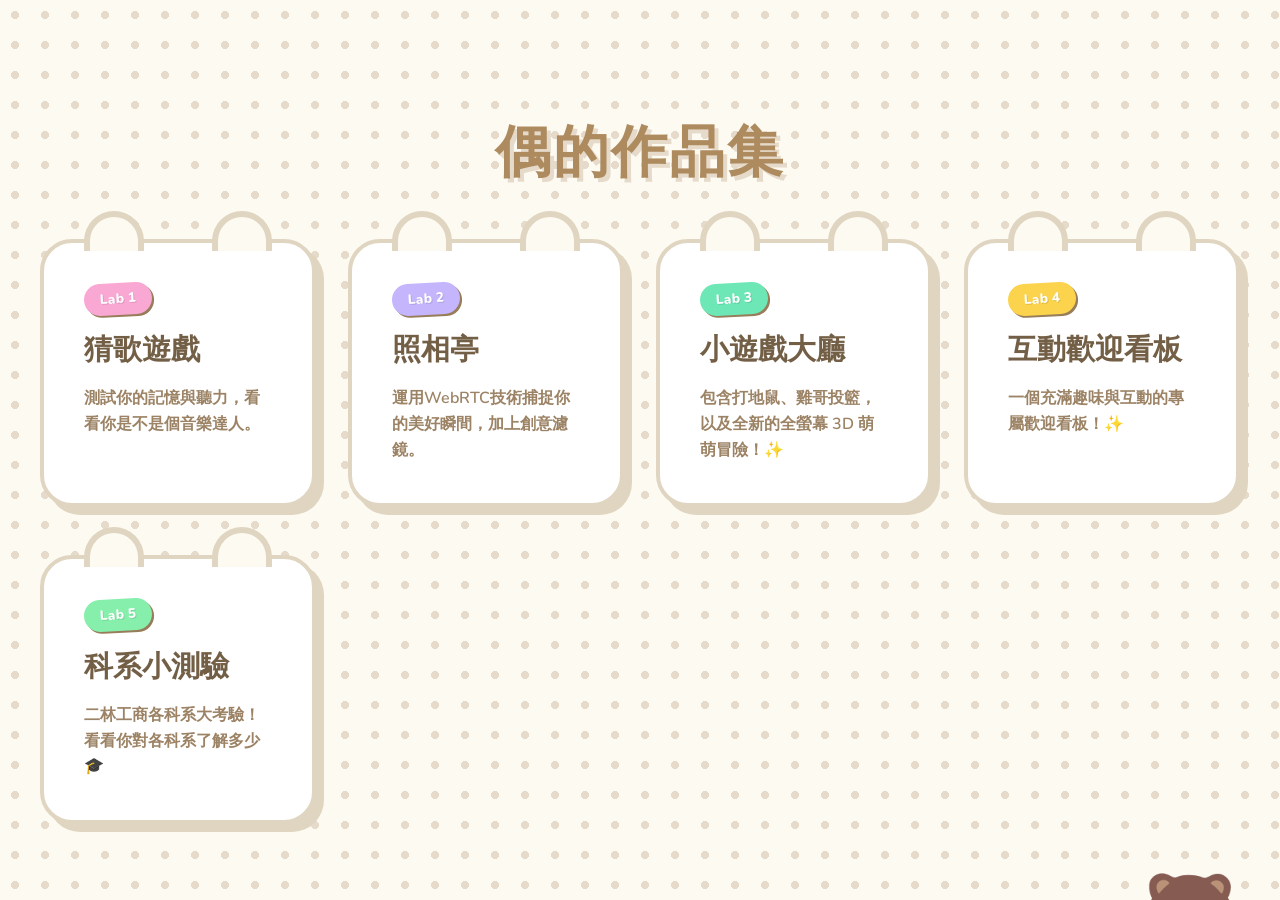
<file: index.html>
<!DOCTYPE html>
<html lang="zh-TW">

<head>
    <meta charset="UTF-8">
    <meta name="viewport" content="width=device-width, initial-scale=1.0">
    <title>偶的作品集</title>
    <link rel="stylesheet" href="style.css">
</head>

<body>
    <div class="container">
        <h1>偶的作品集</h1>
        <div class="grid">
            <a href="lab1/index.html" class="card">
                <span class="tag" style="background:#f9a8d4">Lab 1</span>
                <h2>猜歌遊戲</h2>
                <p>測試你的記憶與聽力，看看你是不是個音樂達人。</p>
            </a>
            <a href="lab2/index.html" class="card">
                <span class="tag" style="background:#c4b5fd">Lab 2</span>
                <h2>照相亭</h2>
                <p>運用WebRTC技術捕捉你的美好瞬間，加上創意濾鏡。</p>
            </a>
            <a href="lab3/index.html" class="card">
                <span class="tag" style="background:#6ee7b7">Lab 3</span>
                <h2>小遊戲大廳</h2>
                <p>包含打地鼠、雞哥投籃，以及全新的全螢幕 3D 萌萌冒險！✨</p>
            </a>
            <a href="lab4/index.html" class="card">
                <span class="tag" style="background:#fcd34d">Lab 4</span>
                <h2>互動歡迎看板</h2>
                <p>一個充滿趣味與互動的專屬歡迎看板！✨</p>
            </a>
            <a href="lab5/index.html" class="card">
                <span class="tag" style="background:#86efac">Lab 5</span>
                <h2>科系小測驗</h2>
                <p>二林工商各科系大考驗！看看你對各科系了解多少🎓</p>
            </a>
        </div>
    </div>
    <div class="peeking-bear" title="拉拉熊跟你問好！">🐻</div>
    <div class="bear-message">哈囉！來看偶的作品吧～ 🍯</div>
    <script>
        // Sound effect using Web Audio API
        const audioCtx = new (window.AudioContext || window.webkitAudioContext)();
        function playClickSound() {
            if (audioCtx.state === 'suspended') audioCtx.resume();

            const now = audioCtx.currentTime;

            // "Thock" part (low frequency resonance)
            const osc1 = audioCtx.createOscillator();
            const gain1 = audioCtx.createGain();
            osc1.type = 'triangle';
            osc1.frequency.setValueAtTime(120, now);
            osc1.frequency.exponentialRampToValueAtTime(80, now + 0.2); // Slight downward slide

            gain1.gain.setValueAtTime(0.15, now);
            gain1.gain.exponentialRampToValueAtTime(0.001, now + 0.25);
            osc1.connect(gain1);
            gain1.connect(audioCtx.destination);

            // "Click" part (transient)
            const osc2 = audioCtx.createOscillator();
            const gain2 = audioCtx.createGain();
            osc2.type = 'sine';
            osc2.frequency.setValueAtTime(900, now);

            gain2.gain.setValueAtTime(0.08, now);
            gain2.gain.exponentialRampToValueAtTime(0.001, now + 0.08);
            osc2.connect(gain2);
            gain2.connect(audioCtx.destination);

            osc1.start(now);
            osc1.stop(now + 0.25);
            osc2.start(now);
            osc2.stop(now + 0.08);
        }

        // Mouse trail effect
        let lastTime = 0;
        document.addEventListener('mousemove', (e) => {
            const now = Date.now();
            if (now - lastTime < 50) return; // Throttle to every 50ms
            lastTime = now;

            const sparkle = document.createElement('div');
            sparkle.className = 'mouse-trail';
            sparkle.style.left = e.pageX + 'px';
            sparkle.style.top = e.pageY + 'px';

            const size = Math.random() * 15 + 8;
            sparkle.style.width = size + 'px';
            sparkle.style.height = size + 'px';

            const emojis = ['✨', '⭐', '🐾', '🍯'];
            sparkle.innerText = emojis[Math.floor(Math.random() * emojis.length)];

            document.body.appendChild(sparkle);

            setTimeout(() => {
                sparkle.remove();
            }, 800);
        });

        // Add sound to cards
        document.querySelectorAll('.card').forEach(card => {
            card.addEventListener('click', () => {
                playClickSound();
            });
        });
    </script>
</body>

</html>
</file>
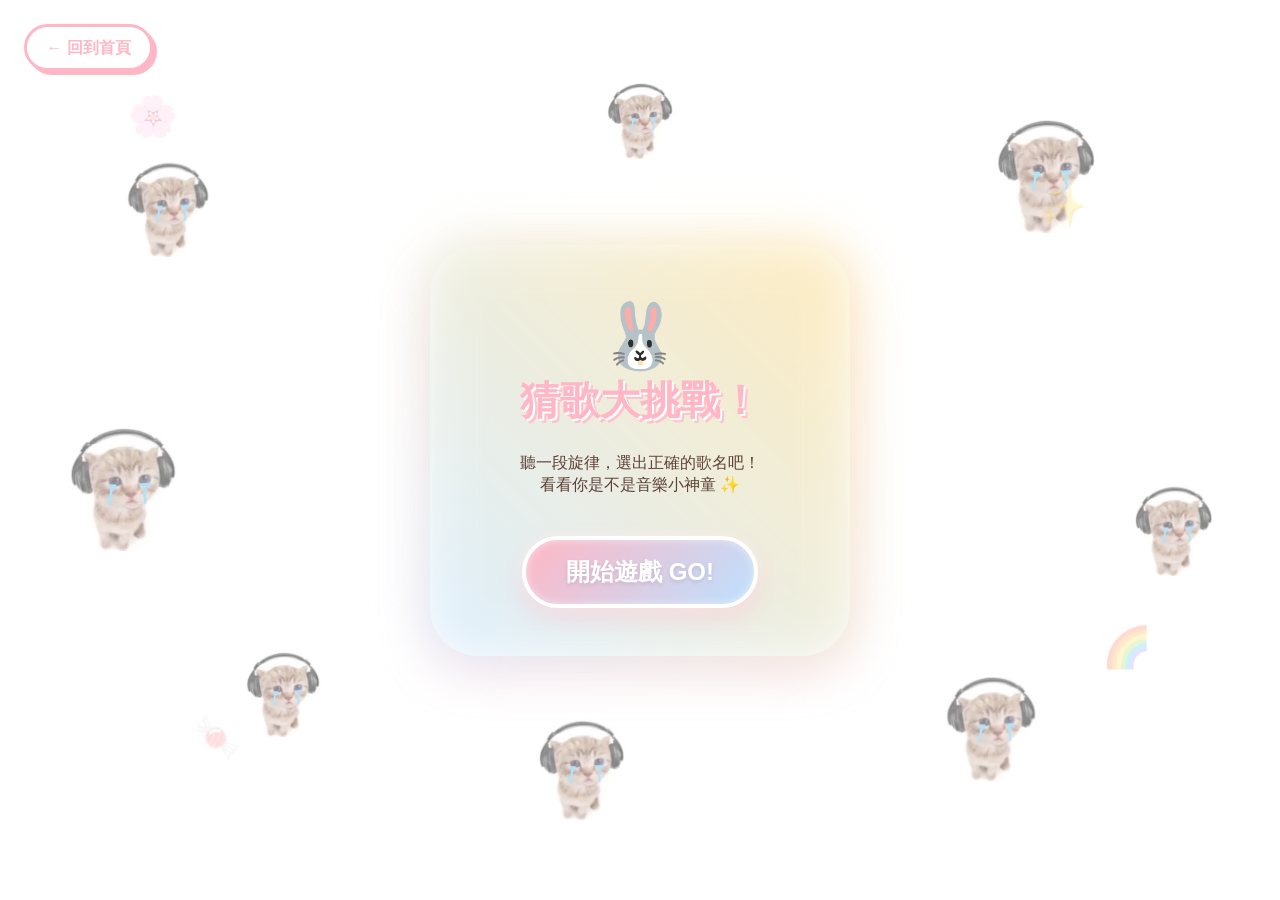
<file: lab1/index.html>
<!DOCTYPE html>
<html lang="zh-TW">
<head>
    <meta charset="UTF-8">
    <meta name="viewport" content="width=device-width, initial-scale=1.0">
    <title>Lab1: 猜歌遊戲 🎵</title>
    <link rel="stylesheet" href="style.css">
</head>
<body>
    <a href="../index.html" class="back-link">← 回到首頁</a>

    <!-- Background Decorative Icons -->
    <div class="bg-icon icon-1">🌸</div>
    <div class="bg-icon icon-2">✨</div>
    <div class="bg-icon icon-3">🍬</div>
    <div class="bg-icon icon-4">🌈</div>

    <div class="container">
        <!-- Start Screen -->
        <div id="start-screen" class="screen active">
            <div class="mascot">🐰</div>
            <h1>猜歌大挑戰！</h1>
            <p>聽一段旋律，選出正確的歌名吧！<br>看看你是不是音樂小神童 ✨</p>
            <button class="btn-main" onclick="game.start()">開始遊戲 GO!</button>
        </div>

        <!-- Question Screen -->
        <div id="question-screen" class="screen">
            <div class="status-bar">
                <span id="question-number">第 1 / 5 題</span>
                <div class="score-badge">得分: <span id="current-score">0</span></div>
            </div>
            
            <div class="progress-container">
                <div id="progress-fill"></div>
            </div>

            <div class="disc-container">
                <div class="disc" id="disc"></div>
                <!-- Vinyl Tonearm -->
                <div class="tonearm-base"></div>
                <div class="tonearm" id="tonearm">
                    <div class="tonearm-arm"></div>
                    <div class="tonearm-head"></div>
                </div>
            </div>

            <!-- Music Seek Bar -->
            <div class="seek-container">
                <input type="range" id="seek-bar" value="0" step="0.1">
                <div class="time-info">
                    <span id="current-time">0:00</span>
                    <span id="total-time">0:00</span>
                </div>
            </div>

            <div class="options-grid" id="options-container">
                <!-- Buttons will be injected here -->
            </div>
        </div>

        <!-- Result Screen -->
        <div id="result-screen" class="screen">
            <h1>挑戰完成！</h1>
            <h2 id="result-message">好棒！繼續加油！</h2>
            <div class="final-score-container">
                <span class="final-score" id="final-score">0</span>
                <p>分</p>
            </div>
            <button class="btn-main" onclick="game.start()">再玩一次</button>
        </div>
    </div>

    <!-- Hidden Audio Player -->
    <audio id="audio-player"></audio>

    <script src="game.js"></script>
</body>
</html>
</file>
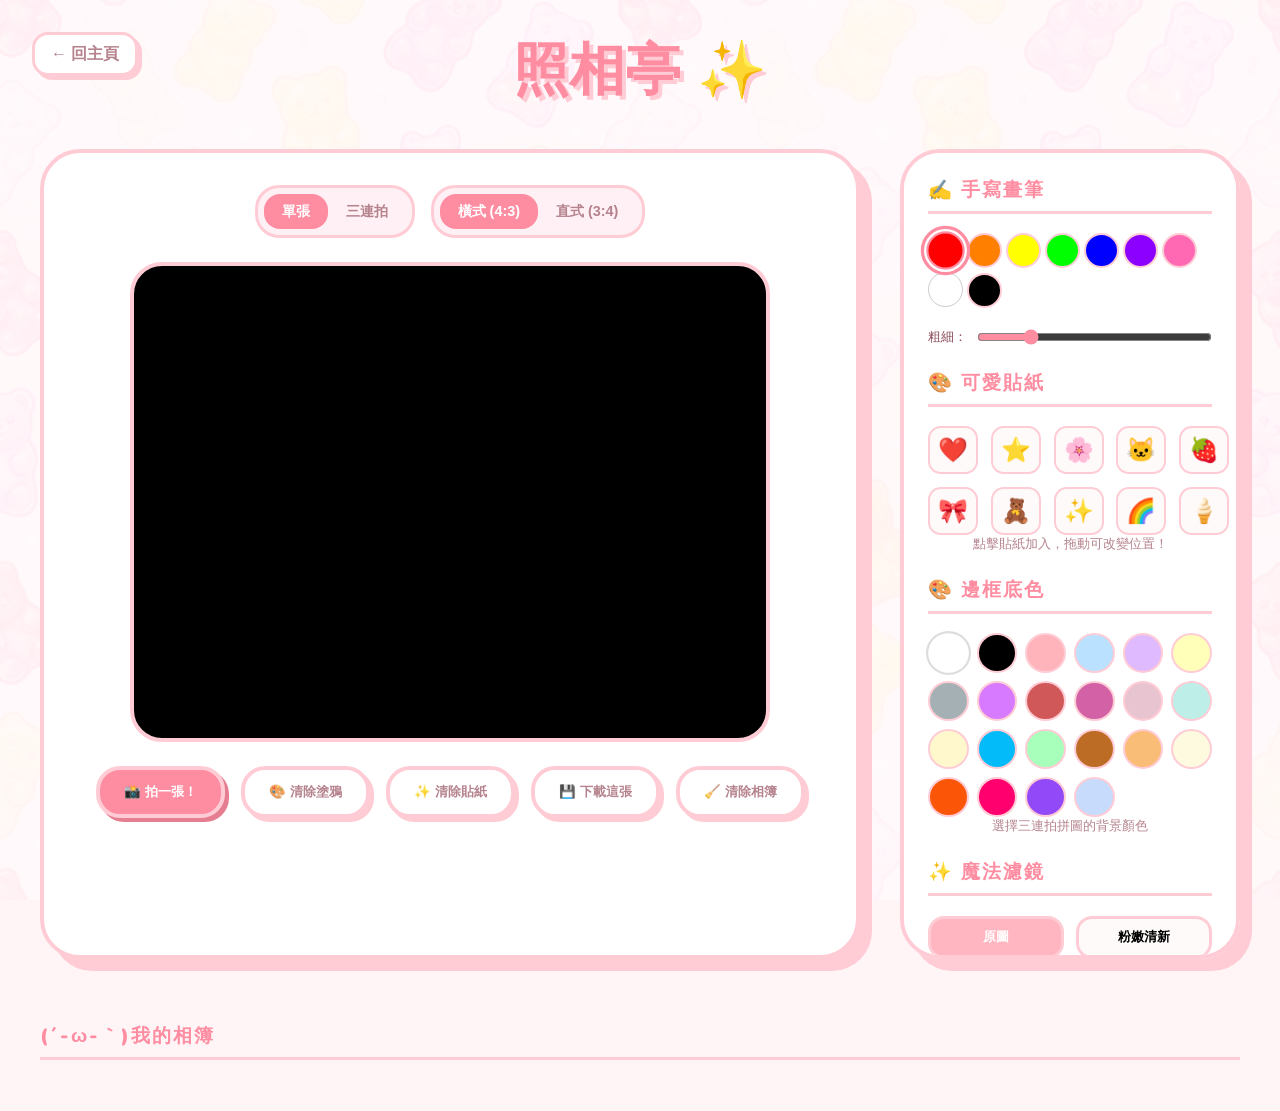
<file: lab2/index.html>
<!DOCTYPE html>
<html lang="zh-TW">

<head>
    <meta charset="UTF-8">
    <meta name="viewport" content="width=device-width, initial-scale=1.0">
    <title>照相亭 | 拍貼機</title>
    <meta name="description" content="超可愛粉色系照相亭，多樣邊框、貼紙與濾鏡，留下最完美的瞬間！">
    <link rel="stylesheet" href="style.css">
</head>

<body>
    <a href="../index.html" class="back-link">← 回主頁</a>

    <h1>照相亭 ✨</h1>

    <main class="main-container">
        <!-- Photo Booth View -->
        <section class="booth-section">
            <div class="controls-top">
                <div class="mode-selector">
                    <button class="mode-btn active" data-mode="single">單張</button>
                    <button class="mode-btn" data-mode="strip">三連拍</button>
                </div>
                <div class="orientation-toggle">
                    <button class="orientation-btn active" data-orient="landscape">橫式 (4:3)</button>
                    <button class="orientation-btn" data-orient="portrait">直式 (3:4)</button>
                </div>
            </div>

            <div class="viewfinder-wrapper landscape" id="viewfinder">
                <video id="camera-feed" autoplay playsinline></video>
                <!-- Drawing Canvas Layer -->
                <canvas id="drawing-canvas"></canvas>
                <!-- Brush Preview Cursor -->
                <div id="brush-cursor"></div>
                <div id="frame-overlay"></div>
                <div id="sticker-container"></div>
                <div id="countdown-display"></div>
                <div id="flash-overlay" class="flash"></div>
            </div>

            <div class="controls">
                <button id="capture-btn" class="btn btn-capture">
                    <span>📸</span> 拍一張！
                </button>
                <button id="clear-draw-btn" class="btn btn-secondary">
                    <span>🎨</span> 清除塗鴉
                </button>
                <button id="clear-stickers-btn" class="btn btn-secondary">
                    <span>✨</span> 清除貼紙
                </button>
                <button id="download-last-btn" class="btn btn-secondary">
                    <span>💾</span> 下載這張
                </button>
                <button id="clear-gallery-btn" class="btn btn-secondary">
                    <span>🧹</span> 清除相簿
                </button>
            </div>
        </section>

        <!-- Sidebar: Filters, Frames & Stickers -->
        <aside class="sidebar">
            <!-- Drawing Brush (NEW) -->
            <section class="sidebar-section">
                <h2 class="section-title">✍️ 手寫畫筆</h2>
                <div class="brush-tools">
                    <div class="color-grid" id="brush-color-selector">
                        <button class="color-opt active" data-color="#ff0000" style="background: #ff0000;"></button>
                        <button class="color-opt" data-color="#ff7f00" style="background: #ff7f00;"></button>
                        <button class="color-opt" data-color="#ffff00" style="background: #ffff00;"></button>
                        <button class="color-opt" data-color="#00ff00" style="background: #00ff00;"></button>
                        <button class="color-opt" data-color="#0000ff" style="background: #0000ff;"></button>
                        <button class="color-opt" data-color="#8b00ff" style="background: #8b00ff;"></button>
                        <button class="color-opt" data-color="#ff69b4" style="background: #ff69b4;"></button>
                        <button class="color-opt" data-color="#ffffff" style="background: #ffffff; border: 1px solid #ccc;"></button>
                        <button class="color-opt" data-color="#000000" style="background: #000000;"></button>
                    </div>
                    <div class="brush-size-container">
                        <span style="font-size: 0.8rem;">粗細：</span>
                        <input type="range" id="brush-size" min="1" max="20" value="5">
                    </div>
                </div>
            </section>

            <!-- Stickers -->
            <section class="sidebar-section">
                <h2 class="section-title">🎨 可愛貼紙</h2>
                <div class="option-grid stickers-grid" id="sticker-selector">
                    <button class="sticker-opt" data-sticker="❤️">❤️</button>
                    <button class="sticker-opt" data-sticker="⭐">⭐</button>
                    <button class="sticker-opt" data-sticker="🌸">🌸</button>
                    <button class="sticker-opt" data-sticker="🐱">🐱</button>
                    <button class="sticker-opt" data-sticker="🍓">🍓</button>
                    <button class="sticker-opt" data-sticker="🎀">🎀</button>
                    <button class="sticker-opt" data-sticker="🧸">🧸</button>
                    <button class="sticker-opt" data-sticker="✨">✨</button>
                    <button class="sticker-opt" data-sticker="🌈">🌈</button>
                    <button class="sticker-opt" data-sticker="🍦">🍦</button>
                </div>
                <p style="font-size: 0.8rem; color: var(--text-secondary); text-align: center;">點擊貼紙加入，拖動可改變位置！</p>
            </section>

            <!-- Strip Background Color (NEW) -->
            <section class="sidebar-section">
                <h2 class="section-title">🎨 邊框底色</h2>
                <div class="option-grid color-grid" id="color-selector">
                    <!-- Basic -->
                    <button class="color-opt active" data-color="#ffffff"
                        style="background: #ffffff; border: 2px solid #ddd;" title="簡約白"></button>
                    <button class="color-opt" data-color="#000000" style="background: #000000;" title="經典黑"></button>

                    <!-- System 1: Sweet & Dreamy -->
                    <button class="color-opt" data-color="#ffb3ba" style="background: #ffb3ba;" title="粉櫻"></button>
                    <button class="color-opt" data-color="#bae1ff" style="background: #bae1ff;" title="水藍"></button>
                    <button class="color-opt" data-color="#e0baff" style="background: #e0baff;" title="薰衣草"></button>
                    <button class="color-opt" data-color="#ffffba" style="background: #ffffba;" title="嫩黃"></button>

                    <!-- System 2: Deep & Elegant -->
                    <button class="color-opt" data-color="#1a2e35" style="background: #a4b0b4;" title="午夜綠"></button>
                    <button class="color-opt" data-color="#2d1a35" style="background: #d77aff;" title="深邃紫"></button>
                    <button class="color-opt" data-color="#351a1a" style="background: #d05858;" title="酒紅"></button>
                    <button class="color-opt" data-color="#1a1c35" style="background: #d261a5;" title="海軍藍"></button>

                    <!-- System 3: Vibrant & Bold -->
                    <button class="color-opt" data-color="#ff0054" style="background: #e8c3d0;" title="亮麗紅"></button>
                    <button class="color-opt" data-color="#00f5d4" style="background: #bdefe8;" title="電光綠"></button>
                    <button class="color-opt" data-color="#fee440" style="background: #fff8cd;" title="活力黃"></button>
                    <button class="color-opt" data-color="#00bbf9" style="background: #03bbf8;" title="明亮藍"></button>

                    <!-- System 4: Natural & Earthy (Rich) -->
                    <button class="color-opt" data-color="#606c38" style="background: #a8ffbc;" title="森林綠"></button>
                    <button class="color-opt" data-color="#bc6c25" style="background: #bc6c25;" title="焦糖褐"></button>
                    <button class="color-opt" data-color="#dda15e" style="background: #fabd78;" title="沙礫金"></button>
                    <button class="color-opt" data-color="#fefae0" style="background: #fefae0;" title="香草奶昔"></button>

                    <!-- System 5: Artistic & Unique -->
                    <button class="color-opt" data-color="#fb5607" style="background: #fb5607;" title="烈焰橘"></button>
                    <button class="color-opt" data-color="#ff006e" style="background: #ff006e;" title="迷幻桃"></button>
                    <button class="color-opt" data-color="#8338ec" style="background: #9249f7;" title="皇家紫"></button>
                    <button class="color-opt" data-color="#3a86ff" style="background: #c7dbfc;" title="科技藍"></button>
                </div>
                <p style="font-size: 0.8rem; color: var(--text-secondary); text-align: center;">選擇三連拍拼圖的背景顏色</p>
            </section>

            <!-- Filters -->
            <section class="sidebar-section">
                <h2 class="section-title">✨ 魔法濾鏡</h2>
                <div class="option-grid" id="filter-container">
                    <button class="filter-option active" data-filter="none">原圖</button>
                    <button class="filter-option"
                        data-filter="brightness(1.2) contrast(1.1) saturate(1.3)">粉嫩清新</button>
                    <button class="filter-option"
                        data-filter="contrast(1.4) brightness(0.9) hue-rotate(-20deg)">日系唯美</button>
                    <button class="filter-option" data-filter="grayscale(100%)">經典黑白</button>
                    <button class="filter-option" data-filter="sepia(100%)">復古濾鏡</button>
                </div>
            </section>
        </aside>
    </main>

    <!-- Gallery Section -->
    <section class="gallery-section">
        <h2 class="section-title">(´-ω-｀)我的相簿</h2>
        <div class="gallery-grid" id="gallery">
            <!-- Captured photos will appear here -->
        </div>
    </section>

    <!-- Hidden canvas for photo processing -->
    <canvas id="photo-canvas" style="display: none;"></canvas>

    <script src="script.js"></script>
</body>

</html>
</file>
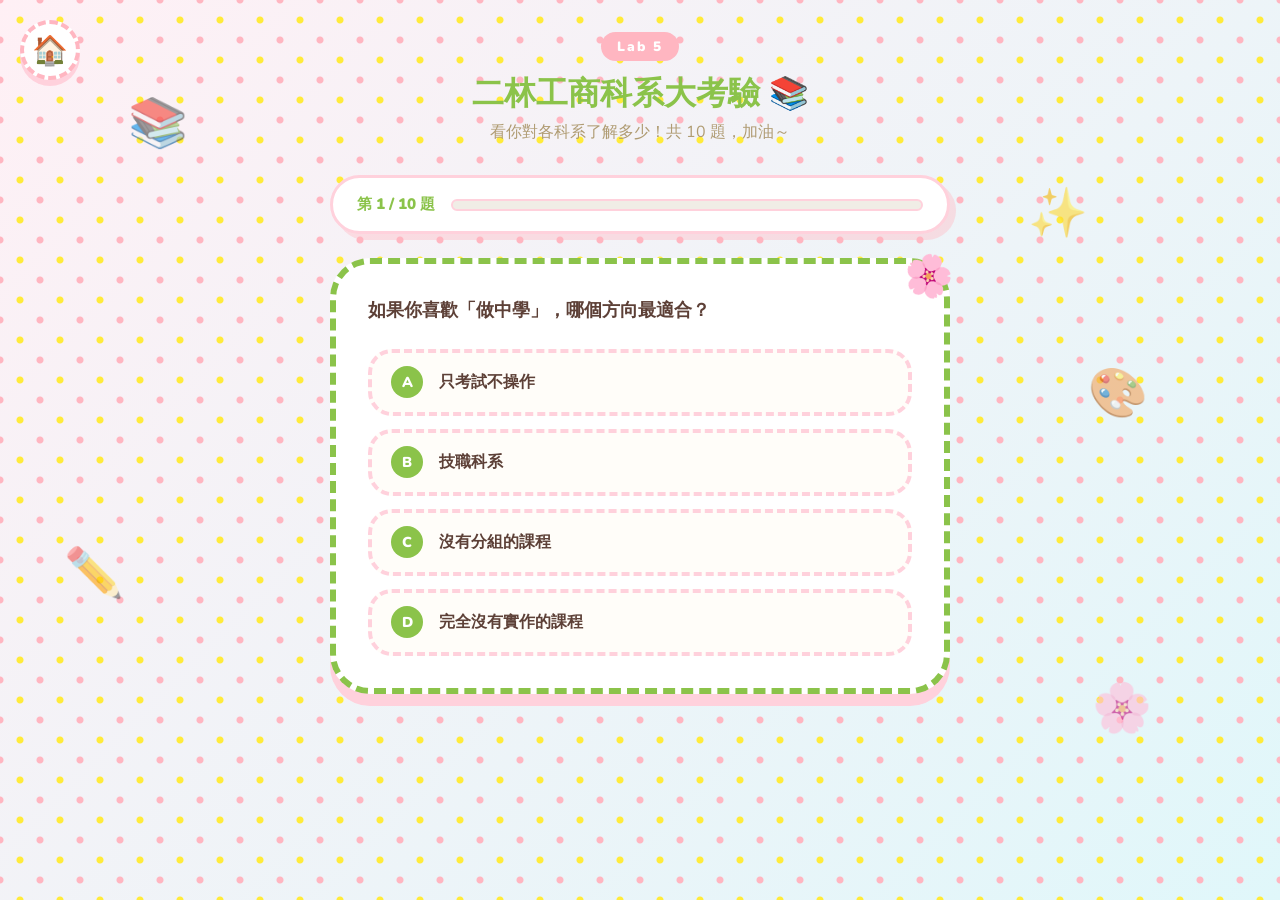
<file: lab5/index.html>
<!DOCTYPE html>
<html lang="zh-TW">

<head>
    <meta charset="UTF-8">
    <meta name="viewport" content="width=device-width, initial-scale=1.0">
    <title>Lab 5：二林工商科系大考驗</title>
    <link rel="preconnect" href="https://fonts.googleapis.com">
    <link href="https://fonts.googleapis.com/css2?family=Nunito:wght@600;800;900&display=swap" rel="stylesheet">
    <style>
        :root {
            --bg-gradient: linear-gradient(135deg, #fff0f5, #e0f7fa);
            --primary: #8bc34a; 
            --accent: #ffb6c1; 
            --accent2: #ffeb3b; 
            --text: #5d4037; 
            --card-border: #ffd1dc;
            --shadow: rgba(255, 182, 193, 0.4);
            --correct: #b2dfdb;
            --wrong: #ffcdd2;
        }

        * { margin: 0; padding: 0; box-sizing: border-box; }

        body {
            font-family: 'Nunito', 'Quicksand', sans-serif;
            
            background-color: #fff0f5;
            background-image: 
                radial-gradient(#ffeb3b 3px, transparent 4px),
                radial-gradient(#ffb6c1 3px, transparent 4px),
                linear-gradient(135deg, #fff0f5, #e0f7fa);
            background-size: 40px 40px, 40px 40px, 100% 100%;
            background-position: 0 0, 20px 20px, 0 0;
            color: var(--text);
            min-height: 100vh;
            display: flex;
            justify-content: center;
            align-items: flex-start;
            padding: 2rem 1rem;
            position: relative;
            overflow-x: hidden;
            
            cursor: url('data:image/svg+xml;utf8,<svg xmlns="http://www.w3.org/2000/svg" width="32" height="32" viewBox="0 0 24 24"><text y="20" font-size="20">✨</text></svg>'), auto;
        }

        .container {
            width: 100%;
            max-width: 620px;
            position: relative;
            z-index: 10;
        }

        
        .page-header {
            text-align: center;
            margin-bottom: 2rem;
        }

        .page-header .tag {
            display: inline-block;
            background: var(--accent);
            color: white;
            font-size: 0.85rem;
            font-weight: 900;
            padding: 0.3rem 1rem;
            border-radius: 2rem;
            letter-spacing: 2px;
            margin-bottom: 0.8rem;
        }

        .page-header h1 {
            font-size: 2rem;
            font-weight: 900;
            color: var(--primary);
            line-height: 1.3;
        }

        .page-header p {
            font-size: 1rem;
            color: #b09c73;
            margin-top: 0.4rem;
        }

        
        .progress-wrap {
            background: white;
            border: 3px solid var(--card-border);
            border-radius: 2rem;
            padding: 1rem 1.5rem;
            margin-bottom: 1.5rem;
            display: flex;
            align-items: center;
            gap: 1rem;
            box-shadow: 6px 6px 0 var(--shadow);
        }

        .progress-text {
            font-weight: 900;
            color: var(--primary);
            white-space: nowrap;
            font-size: 0.95rem;
        }

        .progress-bar-bg {
            flex: 1;
            height: 12px;
            background: #f0ede6;
            border-radius: 1rem;
            overflow: hidden;
            border: 2px solid var(--card-border);
        }

        .progress-bar-fill {
            height: 100%;
            
            background: repeating-linear-gradient(
                45deg,
                var(--accent),
                var(--accent) 10px,
                #ffcdd2 10px,
                #ffcdd2 20px
            );
            border-radius: 1rem;
            transition: width 0.5s cubic-bezier(0.4, 0, 0.2, 1);
            width: 0%;
            background-size: 28px 28px;
            animation: moveStripes 1s linear infinite;
        }

        @keyframes moveStripes {
            0% { background-position: 0 0; }
            100% { background-position: 28px 0; }
        }

        
        .quiz-card {
            background: white;
            border: 6px dashed var(--primary);
            border-radius: 2.5rem;
            padding: 2rem;
            box-shadow: 0 12px 0 var(--card-border);
            animation: slideIn 0.35s ease;
            position: relative;
        }

        .quiz-card::before {
            content: '🌸';
            position: absolute;
            top: -15px;
            right: -10px;
            font-size: 2.5rem;
            transform: rotate(15deg);
        }

        @keyframes slideIn {
            from { opacity: 0; transform: translateY(20px); }
            to   { opacity: 1; transform: translateY(0); }
        }

        .question-tag {
            display: inline-block;
            background: var(--accent2);
            color: #2a7a9a;
            font-size: 0.8rem;
            font-weight: 900;
            padding: 0.2rem 0.8rem;
            border-radius: 1rem;
            margin-bottom: 0.7rem;
            letter-spacing: 1px;
        }

        .question-text {
            font-size: 1.15rem;
            font-weight: 800;
            line-height: 1.55;
            margin-bottom: 1.5rem;
            color: var(--text);
        }

        .options {
            display: flex;
            flex-direction: column;
            gap: 0.8rem;
        }

        .option-btn {
            background: #fffdf9;
            border: 4px dashed var(--card-border);
            border-radius: 1.5rem;
            padding: 0.85rem 1.2rem;
            display: flex;
            align-items: center;
            gap: 1rem;
            cursor: url('data:image/svg+xml;utf8,<svg xmlns="http://www.w3.org/2000/svg" width="32" height="32" viewBox="0 0 24 24"><text y="20" font-size="20">💖</text></svg>'), pointer;
            transition: all 0.2s cubic-bezier(0.175, 0.885, 0.32, 1.275);
            text-align: left;
            font-family: 'Nunito', sans-serif;
            font-size: 1rem;
            font-weight: 800;
            color: var(--text);
            width: 100%;
        }

        .option-btn:hover:not(:disabled) {
            transform: scale(1.03) translateY(-4px) rotate(-1deg);
            border-color: var(--primary);
            box-shadow: 6px 6px 0 var(--shadow);
            background: #f0fdf4;
        }

        .option-btn .letter {
            background: var(--primary);
            color: white;
            border-radius: 50%;
            width: 32px;
            height: 32px;
            min-width: 32px;
            display: flex;
            align-items: center;
            justify-content: center;
            font-weight: 900;
            font-size: 0.9rem;
        }

        .option-btn.correct {
            border-color: #6ee7b7;
            background: #f0fdf9;
        }

        .option-btn.correct .letter {
            background: #34d399;
        }

        .option-btn.wrong {
            border-color: #fca5a5;
            background: #fff5f5;
        }

        .option-btn.wrong .letter {
            background: #f87171;
        }

        .option-btn:disabled {
            cursor: default;
        }

        
        .feedback {
            margin-top: 1.2rem;
            padding: 0.8rem 1.2rem;
            border-radius: 1rem;
            font-weight: 800;
            font-size: 1rem;
            display: none;
            align-items: center;
            gap: 0.6rem;
            animation: popIn 0.3s cubic-bezier(0.175, 0.885, 0.32, 1.275);
        }

        @keyframes popIn {
            from { transform: scale(0.8); opacity: 0; }
            to   { transform: scale(1);   opacity: 1; }
        }

        .feedback.show { display: flex; }

        .feedback.correct-fb {
            background: #d1fae5;
            color: #065f46;
            border: 2px solid #6ee7b7;
        }

        .feedback.wrong-fb {
            background: #fee2e2;
            color: #991b1b;
            border: 2px solid #fca5a5;
        }

        
        .next-btn {
            width: 100%;
            margin-top: 1.5rem;
            padding: 1rem;
            background: var(--accent);
            color: white;
            border: 4px dashed #fff;
            border-radius: 2rem;
            font-family: 'Nunito', sans-serif;
            font-size: 1.15rem;
            font-weight: 900;
            cursor: url('data:image/svg+xml;utf8,<svg xmlns="http://www.w3.org/2000/svg" width="32" height="32" viewBox="0 0 24 24"><text y="20" font-size="20">💖</text></svg>'), pointer;
            box-shadow: 0 8px 0 #e69ea5;
            transition: all 0.2s cubic-bezier(0.175, 0.885, 0.32, 1.275);
            display: none;
            outline: 4px solid var(--accent);
        }

        .next-btn:hover { transform: scale(1.05) translateY(-3px) rotate(1deg); box-shadow: 0 12px 0 #e69ea5; }
        .next-btn:active { transform: translateY(6px); box-shadow: 0 2px 0 #e69ea5; }
        .next-btn.show { display: block; animation: heartbeat 1.5s infinite; }

        @keyframes heartbeat {
            0%, 100% { transform: scale(1); }
            10% { transform: scale(1.05); }
            20% { transform: scale(1); }
            30% { transform: scale(1.05); }
            40% { transform: scale(1); }
        }

        
        .result-card {
            background: white;
            border: 6px dashed var(--primary);
            border-radius: 2.5rem;
            padding: 3rem 2rem;
            box-shadow: 0 12px 0 var(--card-border);
            text-align: center;
            display: none;
            animation: slideIn 0.4s ease;
        }

        .result-card.show { display: block; }

        .result-emoji {
            font-size: 4rem;
            margin-bottom: 0.5rem;
        }

        .result-title {
            font-size: 1.8rem;
            font-weight: 900;
            color: var(--primary);
            margin-bottom: 0.5rem;
        }

        .result-score {
            font-size: 3.5rem;
            font-weight: 900;
            color: var(--accent);
            line-height: 1;
        }

        .result-score span {
            font-size: 1.2rem;
            color: #b09c73;
        }

        .result-msg {
            font-size: 1rem;
            color: #b09c73;
            margin-top: 0.8rem;
            margin-bottom: 1.5rem;
            font-weight: 700;
        }

        .retry-btn {
            padding: 0.9rem 2rem;
            background: var(--primary);
            color: white;
            border: 3px solid #7a8e9b;
            border-radius: 1.5rem;
            font-family: 'Nunito', sans-serif;
            font-size: 1rem;
            font-weight: 900;
            cursor: pointer;
            box-shadow: 0 5px 0 #7a8e9b;
            transition: all 0.15s;
            margin: 0.4rem 0.3rem;
        }

        .retry-btn:hover { transform: translateY(2px); box-shadow: 0 3px 0 #7a8e9b; }

        .back-btn {
            display: block;
            text-align: center;
            margin-top: 1.5rem;
            color: #b09c73;
            text-decoration: none;
            font-weight: 800;
            font-size: 0.95rem;
        }
        
        .bg-icon {
            position: fixed;
            font-size: 3rem;
            opacity: 0.6;
            z-index: 1;
            pointer-events: none;
            animation: float 6s ease-in-out infinite;
        }

        @keyframes float {
            0% { transform: translateY(0px) rotate(0deg); }
            50% { transform: translateY(-20px) rotate(10deg); }
            100% { transform: translateY(0px) rotate(0deg); }
        }

        
        .home-btn {
            position: fixed;
            top: 20px;
            left: 20px;
            background: white;
            border: 4px dashed var(--accent);
            border-radius: 50%;
            width: 60px;
            height: 60px;
            display: flex;
            align-items: center;
            justify-content: center;
            font-size: 1.8rem;
            text-decoration: none;
            color: var(--text);
            box-shadow: 0 6px 0 var(--card-border);
            z-index: 100;
            transition: all 0.2s cubic-bezier(0.175, 0.885, 0.32, 1.275);
            cursor: url('data:image/svg+xml;utf8,<svg xmlns="http://www.w3.org/2000/svg" width="32" height="32" viewBox="0 0 24 24"><text y="20" font-size="20">💖</text></svg>'), pointer;
        }

        .home-btn:hover {
            transform: scale(1.1) rotate(-10deg);
            box-shadow: 0 8px 0 var(--accent);
            border-color: var(--primary);
        }

        .home-btn:active {
            transform: scale(0.95) translateY(4px);
            box-shadow: 0 2px 0 var(--accent);
        }

    </style>
</head>

<body>
    
    <a href="../index.html" class="home-btn" title="回首頁">🏠</a>
    
    <div class="bg-icon" style="top: 10%; left: 10%; animation-delay: 0s;">📚</div>
    <div class="bg-icon" style="top: 20%; right: 15%; animation-delay: 1s;">✨</div>
    <div class="bg-icon" style="top: 60%; left: 5%; animation-delay: 2s;">✏️</div>
    <div class="bg-icon" style="top: 75%; right: 10%; animation-delay: 3s;">🌸</div>
    <div class="bg-icon" style="top: 40%; left: 85%; animation-delay: 1.5s;">🎨</div>

    <div class="container">
        <div class="page-header">
            <span class="tag">Lab 5</span>
            <h1>二林工商科系大考驗 📚</h1>
            <p>看你對各科系了解多少！共 10 題，加油～</p>
        </div>

        <div class="progress-wrap">
            <span class="progress-text" id="progress-text">第 1 / 10 題</span>
            <div class="progress-bar-bg">
                <div class="progress-bar-fill" id="progress-bar"></div>
            </div>
        </div>

        <div class="quiz-card" id="quiz-card">

            <p class="question-text" id="question-text">載入中...</p>
            <div class="options" id="options"></div>
            <div class="feedback" id="feedback"></div>
            <button class="next-btn" id="next-btn">下一題 →</button>
        </div>

        <div class="result-card" id="result-card">
            <div class="result-emoji" id="result-emoji">🎉</div>
            <div class="result-title">測驗完成！</div>
            <div class="result-score" id="result-score">0 <span>/ 10 題</span></div>
            <p class="result-msg" id="result-msg">...</p>
            <button class="retry-btn" onclick="startQuiz()">再挑戰一次 🔄</button>
            <a href="../index.html" class="back-btn">← 回到首頁</a>
        </div>
    </div>

    <script>
        const QUESTIONS = [
            {
                tag: '【資處科】',
                q: '資處科上課最常會使用什麼工具？',
                opts: ['電腦與文書軟體', '木工工具', '水彩顏料', '電焊設備'],
                ans: 0
            },
            {
                tag: '【商經科】',
                q: '如果未來想開店或創業，哪個科系最相關？',
                opts: ['商經科', '機械科', '電子科', '裝潢科'],
                ans: 0
            },
            {
                tag: '【電子科】',
                q: '電子科學生最常接觸什麼？',
                opts: ['電路板與電子零件', '室內配色', '烘焙甜點', '花藝設計'],
                ans: 0
            },
            {
                tag: '【電機科】',
                q: '電機科主要學習哪方面？',
                opts: ['電力控制與配線', '商品設計', '服裝造型', '餐飲管理'],
                ans: 0
            },
            {
                tag: '【機械科】',
                q: '機械科上課常需要操作什麼？',
                opts: ['加工機械與工具', '收銀機', '相機', '畫架'],
                ans: 0
            },
            {
                tag: '【裝潢技術科】',
                q: '裝潢科比較重視哪種能力？',
                opts: ['空間美感與施工技術', '程式設計', '動畫剪輯', '財務管理'],
                ans: 0
            },
            {
                tag: '【室內空間設計科】',
                q: '室設科學生常使用哪種軟體？',
                opts: ['AutoCAD、SketchUp', '遊戲模擬器', '音樂剪輯軟體', '點餐系統'],
                ans: 0
            },
            {
                tag: '【綜合高中】',
                q: '如果還不確定未來方向，哪個選擇比較適合？',
                opts: ['綜合高中', '直接工作', '不讀書', '重考國中'],
                ans: 0
            },
            {
                tag: '【科系綜合】',
                q: '哪個科系比較可能參加設計與繪圖競賽？',
                opts: ['室內空間設計科', '電機科', '機械科', '商經科'],
                ans: 0
            },
            {
                tag: '【技職精神】',
                q: '如果你喜歡「做中學」，哪個方向最適合？',
                opts: ['技職科系', '完全沒有實作的課程', '只考試不操作', '沒有分組的課程'],
                ans: 0
            }
        ];

        const LETTERS = ['A', 'B', 'C', 'D'];
        const RESULT_MSGS = [
            [0, 3,  '沒關係，多了解一下各科系吧！📖', '😅'],
            [4, 6,  '還不錯！繼續加油！💪', '😊'],
            [7, 9,  '很厲害！對科系非常了解！🌟', '😎'],
            [10, 10, '滿分！你是科系達人！🏆', '🎉']
        ];

        let currentQ = 0, score = 0, answered = false;


        const questionText = document.getElementById('question-text');
        const optionsEl    = document.getElementById('options');
        const feedbackEl   = document.getElementById('feedback');
        const nextBtn      = document.getElementById('next-btn');
        const progressText = document.getElementById('progress-text');
        const progressBar  = document.getElementById('progress-bar');
        const quizCard     = document.getElementById('quiz-card');
        const resultCard   = document.getElementById('result-card');

        
        const ctx = new (window.AudioContext || window.webkitAudioContext)();
        function beep(freq, dur, type = 'sine') {
            if (ctx.state === 'suspended') ctx.resume();
            const o = ctx.createOscillator(), g = ctx.createGain();
            o.connect(g); g.connect(ctx.destination);
            o.type = type; o.frequency.setValueAtTime(freq, ctx.currentTime);
            g.gain.setValueAtTime(0.18, ctx.currentTime);
            g.gain.exponentialRampToValueAtTime(0.001, ctx.currentTime + dur);
            o.start(); o.stop(ctx.currentTime + dur);
        }
        function playCorrect() { beep(600, 0.12); setTimeout(() => beep(900, 0.15), 120); }
        function playWrong()   { beep(200, 0.25, 'sawtooth'); }

        function renderQuestion() {
            const q = QUESTIONS[currentQ];
            answered = false;

            questionText.textContent = q.q;

            optionsEl.innerHTML = '';
            q.opts.forEach((opt, i) => {
                const btn = document.createElement('button');
                btn.className = 'option-btn';
                btn.innerHTML = `<span class="letter">${LETTERS[i]}</span><span>${opt}</span>`;
                btn.addEventListener('click', () => selectAnswer(i, btn));
                optionsEl.appendChild(btn);
            });

            feedbackEl.className = 'feedback';
            feedbackEl.textContent = '';
            nextBtn.classList.remove('show');

            const pct = (currentQ / QUESTIONS.length) * 100;
            progressBar.style.width = pct + '%';
            progressText.textContent = `第 ${currentQ + 1} / ${QUESTIONS.length} 題`;

            quizCard.style.animation = 'none';
            requestAnimationFrame(() => { quizCard.style.animation = ''; });
        }

        function selectAnswer(idx, clickedBtn) {
            if (answered) return;
            answered = true;

            const q = QUESTIONS[currentQ];
            const btns = optionsEl.querySelectorAll('.option-btn');
            btns.forEach(b => b.disabled = true);

            const isCorrect = idx === q.ans;

            
            clickedBtn.classList.add(isCorrect ? 'correct' : 'wrong');

            
            btns[q.ans].classList.add('correct');

            if (isCorrect) {
                score++;
                feedbackEl.className = 'feedback correct-fb show';
                feedbackEl.innerHTML = '✅ 答對了！太棒了！';
                playCorrect();
            } else {
                feedbackEl.className = 'feedback wrong-fb show';
                feedbackEl.innerHTML = `❌ 答錯了！正確答案是 <strong>${LETTERS[q.ans]}. ${q.opts[q.ans]}</strong>`;
                playWrong();
            }

            nextBtn.classList.add('show');
            nextBtn.textContent = currentQ + 1 < QUESTIONS.length ? '下一題 →' : '看結果 🎊';
        }

        nextBtn.addEventListener('click', () => {
            currentQ++;
            if (currentQ < QUESTIONS.length) {
                renderQuestion();
            } else {
                showResult();
            }
        });

        function showResult() {
            quizCard.style.display = 'none';
            resultCard.classList.add('show');
            progressBar.style.width = '100%';
            progressText.textContent = `完成！${QUESTIONS.length} / ${QUESTIONS.length} 題`;

            document.getElementById('result-score').innerHTML =
                `${score} <span>/ ${QUESTIONS.length} 題</span>`;

            let msg = '', emoji = '😊';
            for (const [lo, hi, m, e] of RESULT_MSGS) {
                if (score >= lo && score <= hi) { msg = m; emoji = e; }
            }
            document.getElementById('result-emoji').textContent = emoji;
            document.getElementById('result-msg').textContent = msg;

            
            beep(400, 0.08);
            setTimeout(() => beep(600, 0.08), 100);
            setTimeout(() => beep(800, 0.12), 200);
        }

        function startQuiz() {
            currentQ = 0; score = 0;
            quizCard.style.display = '';
            resultCard.classList.remove('show');
            
            
            shuffle(QUESTIONS);
            
            
            QUESTIONS.forEach(q => {
                const correctOpt = q.opts[q.ans];
                shuffle(q.opts);
                q.ans = q.opts.indexOf(correctOpt);
            });
            
            renderQuestion();
        }

        
        function shuffle(arr) {
            for (let i = arr.length - 1; i > 0; i--) {
                const j = Math.floor(Math.random() * (i + 1));
                [arr[i], arr[j]] = [arr[j], arr[i]];
            }
        }

        startQuiz();
    </script>
</body>

</html>
</file>
<file: style.css>
@import url('https://fonts.googleapis.com/css2?family=Nunito:wght@600;800;900&display=swap');

body {
    margin: 0; padding: 0;
    font-family: 'Nunito', sans-serif;
    background: #fdfaf2; 
    color: #594f3e; 
    display: flex; align-items: center; justify-content: center; min-height: 100vh;
    background-image: radial-gradient(#e6daca 4px, transparent 4px);
    background-size: 30px 30px;
    animation: backgroundPan 20s linear infinite;
    position: relative;
    overflow-x: hidden;
}

@keyframes backgroundPan {
    0% { background-position: 0 0; }
    100% { background-position: 60px 60px; }
}

.container { max-width: 1200px; width: 100%; padding: 2rem; z-index: 10; position: relative; }

h1 {
    font-size: 3.5rem; text-align: center; margin-bottom: 2.5rem;
    color: #ae8b5f; 
    text-shadow: 4px 4px 0px #e6daca;
    letter-spacing: 2px;
    animation: bounce 2s infinite ease-in-out;
}

@keyframes bounce {
    0%, 100% { transform: translateY(0); }
    50% { transform: translateY(-10px); }
}

.grid { display: grid; grid-template-columns: repeat(4, 1fr); gap: 3rem 2rem; margin-top: 3rem;}

.card {
    background: #ffffff;
    padding: 2.5rem;
    border-radius: 2rem;
    text-decoration: none; color: inherit;
    border: 4px solid #e0d5c1;
    box-shadow: 8px 8px 0px #e0d5c1;
    transition: all 0.3s cubic-bezier(0.175, 0.885, 0.32, 1.275);
    display: block; position: relative; 
    z-index: 2; /* higher than ears */
}

/* Bear Ears styling (Semi-circle merging with frame) */
.card::before, .card::after {
    content: '';
    position: absolute;
    box-sizing: border-box;
    width: 60px; height: 40px;
    background: #fdfaf2; /* Inner ear */
    border: 6px solid #e0d5c1; /* Outer ear matches border */
    border-bottom: none; /* Cut off botton border for seamless connection */
    border-radius: 60px 60px 0 0; /* Semi-circle shape */
    top: -32px; /* Overlap behind top border to hide connection perfectly */
    z-index: -1; 
    transition: border-color 0.3s cubic-bezier(0.175, 0.885, 0.32, 1.275);
}

.card::before { left: 40px; }
.card::after { right: 40px; }

.card:hover {
    transform: translateY(-5px);
    box-shadow: 10px 14px 0px #c2a67e;
    border-color: #c2a67e;
}

/* Ears change border color along with the card */
.card:hover::before, .card:hover::after {
    border-color: #c2a67e; /* Match hovered card */
}

.card:active {
    transform: translateY(4px);
    box-shadow: 0px 0px 0px #c2a67e;
}

.card h2 { margin: 0 0 1rem 0; font-size: 1.8rem; color: #735f46; font-weight: 900; }
.card p { margin: 0; color: #9c8365; line-height: 1.6; font-size: 1rem; font-weight: 600; }

.tag {
    display: inline-block; padding: 0.4rem 1rem;
    background: #c2a67e; border-radius: 9999px;
    font-size: 0.85rem; font-weight: 800; margin-bottom: 1rem; color: #ffffff;
    box-shadow: 2px 2px 0px #977d59;
    transform: rotate(-3deg);
    text-shadow: 1px 1px 0 rgba(0,0,0,0.1);
}

/* Floating Peeking Bear */
.peeking-bear {
    position: fixed;
    bottom: -70px;
    right: 40px;
    font-size: 5rem;
    transition: transform 0.4s cubic-bezier(0.175, 0.885, 0.32, 1.275);
    cursor: pointer;
    z-index: 100;
}
.peeking-bear:hover {
    transform: translateY(-50px) rotate(-10deg);
}

.bear-message {
    position: fixed;
    bottom: 50px;
    right: 130px;
    background: #ffffff;
    color: #735f46;
    padding: 10px 20px;
    border-radius: 20px;
    font-weight: 800;
    border: 3px solid #c2a67e;
    box-shadow: 4px 4px 0px #c2a67e;
    opacity: 0;
    transform: translateY(20px);
    transition: all 0.3s cubic-bezier(0.175, 0.885, 0.32, 1.275);
    pointer-events: none;
    z-index: 99;
}
.peeking-bear:hover + .bear-message {
    opacity: 1;
    transform: translateY(0);
}

.mouse-trail {
    position: absolute;
    pointer-events: none;
    font-size: 1.2rem;
    z-index: 9999;
    animation: fadeAndUp 1s ease-out forwards;
    display: flex;
    align-items: center;
    justify-content: center;
}

@keyframes fadeAndUp {
    0% {
        opacity: 0.6;
        transform: translate(-50%, -50%) scale(0.4);
    }
    100% {
        opacity: 0;
        transform: translate(-50%, -120%) scale(1.2) rotate(15deg);
    }
}

/* Responsive Design */
@media (max-width: 1024px) {
    .grid { grid-template-columns: repeat(2, 1fr); }
}

@media (max-width: 768px) {
    .container { padding: 1.5rem; }
    h1 { font-size: 2.2rem; margin-bottom: 2rem; }
    .grid { 
        grid-template-columns: 1fr; 
        gap: 3.5rem 0; /* Keep vertical gap enough for the top ears */
        margin-top: 2rem;
    }
    .card {
        padding: 1.5rem;
    }
    .card h2 {
        font-size: 1.4rem;
        margin-bottom: 0.5rem;
    }
    .card p {
        font-size: 0.95rem;
    }
    /* Adjust bag handles (ears) for mobile */
    .card::before { left: 30px; width: 50px; height: 35px; top: -27px; }
    .card::after { right: 30px; width: 50px; height: 35px; top: -27px; }
    
    .peeking-bear {
        right: 20px;
        font-size: 4rem;
    }
    .bear-message {
        right: 90px;
        bottom: 40px;
        font-size: 0.9rem;
    }
}
</file>
<file: lab1/style.css>
@import url('https://fonts.googleapis.com/css2?family=Nunito:wght@600;800;900&display=swap');

:root {
    --bg-color: #FFFFFF;
    --primary-color: #FFB7C5; /* Pastel Pink */
    --secondary-color: #BDE0FE; /* Bright Baby Blue */
    --accent-color: #FFD97D; /* Sunny Yellow */
    --text-color: #5D4037; /* Warm Brown */
    --white: #FFFFFF;
    --shadow: 6px 6px 0px #F5EBE0;
}

* {
    box-sizing: border-box;
    -webkit-tap-highlight-color: transparent;
}

body {
    margin: 0;
    font-family: 'Nunito', sans-serif;
    background-color: var(--bg-color);
    color: var(--text-color);
    display: flex;
    flex-direction: column;
    align-items: center;
    justify-content: center;
    min-height: 100vh;
    overflow-x: hidden;
    position: relative;
    
    /* Scattered Meme Background */
    background-image: 
        linear-gradient(rgba(255, 255, 255, 0.5), rgba(255, 255, 255, 0.5)),
        url('images/cat_dj.png'), url('images/cat_dj.png'), url('images/cat_dj.png'), url('images/cat_dj.png'),
        url('images/cat_dj.png'), url('images/cat_dj.png'), url('images/cat_dj.png'), url('images/cat_dj.png');
    background-size: cover, 100px, 120px, 90px, 110px, 80px, 130px, 95px, 105px;
    background-position: center, 10% 20%, 85% 15%, 20% 80%, 80% 85%, 50% 10%, 5% 55%, 95% 60%, 45% 90%;
    background-repeat: no-repeat;
    background-attachment: fixed;
}

/* Background floating icons */
.bg-icon {
    position: absolute;
    font-size: 2.5rem;
    opacity: 0.2;
    z-index: -1;
    user-select: none;
    pointer-events: none;
}

.icon-1 { top: 10%; left: 10%; animation: float 6s infinite ease-in-out; }
.icon-2 { top: 20%; right: 15%; animation: float 8s infinite ease-in-out reverse; }
.icon-3 { bottom: 15%; left: 15%; animation: float 7s infinite ease-in-out 1s; }
.icon-4 { bottom: 25%; right: 10%; animation: float 9s infinite ease-in-out 0.5s; }

@keyframes float {
    0%, 100% { transform: translateY(0) rotate(0deg) scale(1); }
    50% { transform: translateY(-30px) rotate(20deg) scale(1.1); }
}

.container {
    background: rgba(255, 255, 255, 0.85); /* Glassmorphism */
    backdrop-filter: blur(12px);
    padding: 2.5rem 2rem;
    border-radius: 3rem;
    border: 5px solid rgba(255, 255, 255, 0.8);
    box-shadow: 
        0 20px 50px rgba(255, 183, 197, 0.3),
        0 0 30px rgba(255, 255, 255, 0.5),
        inset 0 0 20px rgba(255, 255, 255, 0.5);
    text-align: center;
    width: 90%;
    max-width: 420px;
    position: relative;
    z-index: 10;
}

/* Magical Aura */
.container::after {
    content: '';
    position: absolute;
    inset: -15px;
    background: linear-gradient(45deg, #FFB7C5, #BDE0FE, #FFD97D, #FFB7C5);
    background-size: 300% 300%;
    filter: blur(25px);
    z-index: -1;
    opacity: 0.5;
    border-radius: 3.5rem;
    animation: magicGlow 6s linear infinite;
}

@keyframes magicGlow {
    0% { background-position: 0% 50%; }
    50% { background-position: 100% 50%; }
    100% { background-position: 0% 50%; }
}

/* Cute Mascot */
.mascot {
    font-size: 4rem;
    margin-bottom: -1rem;
    display: inline-block;
    animation: bounce 2s infinite ease-in-out;
}

@keyframes bounce {
    0%, 100% { transform: translateY(0); }
    50% { transform: translateY(-10px) rotate(5deg); }
}

h1 {
    font-size: 2.5rem;
    margin: 0.5rem 0 1.5rem;
    color: var(--primary-color);
    text-shadow: 2px 2px 0px #fff, 4px 4px 0px #FFC1CC;
}

.back-link {
    position: fixed;
    top: 1.5rem;
    left: 1.5rem;
    background: var(--white);
    padding: 0.6rem 1.2rem;
    border-radius: 99px;
    border: 3px solid var(--primary-color);
    box-shadow: 4px 4px 0px var(--primary-color);
    text-decoration: none;
    color: var(--primary-color);
    font-weight: 900;
    transition: 0.2s;
    z-index: 100;
}

.back-link:hover { transform: scale(1.05); }

/* Game States */
.screen { display: none; }
.screen.active {
    display: block;
    animation: popIn 0.5s cubic-bezier(0.175, 0.885, 0.32, 1.275);
}

@keyframes popIn {
    0% { opacity: 0; transform: scale(0.5); }
    100% { opacity: 1; transform: scale(1); }
}

/* Buttons */
.btn-main {
    background: linear-gradient(135deg, var(--primary-color), var(--secondary-color));
    color: #fff;
    border: 4px solid #fff;
    padding: 1rem 2.5rem;
    border-radius: 99px;
    font-size: 1.5rem;
    font-weight: 900;
    cursor: pointer;
    box-shadow: 
        0 10px 25px rgba(255, 183, 197, 0.4),
        0 0 15px rgba(255, 255, 255, 0.5),
        inset 0 0 10px rgba(255, 255, 255, 0.5);
    text-shadow: 0 2px 4px rgba(0, 0, 0, 0.1);
    transition: all 0.3s cubic-bezier(0.175, 0.885, 0.32, 1.275);
    margin-top: 1.5rem;
}

.btn-main:hover { 
    transform: translateY(-5px) scale(1.05); 
    box-shadow: 
        0 15px 30px rgba(255, 183, 197, 0.5),
        0 0 25px rgba(255, 255, 255, 0.7);
    filter: brightness(1.05);
}

.btn-main:active { 
    transform: translateY(2px) scale(0.98); 
    box-shadow: 0 5px 10px rgba(255, 183, 197, 0.3); 
}

/* Question UI */
.status-bar {
    display: flex;
    justify-content: space-between;
    align-items: center;
    margin-bottom: 1.2rem;
    font-weight: 900;
    color: var(--primary-color);
}

.score-badge {
    background: linear-gradient(135deg, var(--primary-color), var(--secondary-color));
    padding: 0.5rem 1.2rem;
    border-radius: 99px;
    border: 3px solid #fff;
    color: #fff;
    box-shadow: 0 5px 15px rgba(255, 183, 197, 0.3);
    text-shadow: 0 1px 2px rgba(0, 0, 0, 0.1);
}

.progress-container {
    width: 100%;
    height: 10px;
    background: rgba(255, 255, 255, 0.4);
    margin-bottom: 1.5rem;
    overflow: hidden;
}

#progress-fill {
    height: 100%;
    width: 0%;
    background: linear-gradient(90deg, var(--primary-color), var(--secondary-color));
    transition: width 0.4s cubic-bezier(0.175, 0.885, 0.32, 1.275);
}

/* Large Vinyl Disc */
.disc-container {
    position: relative;
    width: 240px;
    height: 240px;
    margin: 0 auto 2.5rem;
}

.disc {
    width: 100%;
    height: 100%;
    border-radius: 50%;
    /* Realistic Vinyl: Conic Gradient for shine + Radial for grooves */
    background: 
        /* The Shiny Reflection */
        conic-gradient(
            from 0deg,
            transparent 0%,
            rgba(255, 255, 255, 0.1) 10%,
            transparent 20%,
            transparent 45%,
            rgba(255, 255, 255, 0.1) 55%,
            transparent 65%,
            transparent 100%
        ),
        /* The Groove Texture */
        radial-gradient(circle, 
            #333 0%, #333 15%, 
            #eee 16%, #eee 18%, 
            #111 20%, #1a1a1a 21%, #111 22%, #1a1a1a 23%, 
            #111 24%, #1a1a1a 25%, #111 26%, #1a1a1a 27%,
            #111 35%, #1a1a1a 36%, #111 37%, #1a1a1a 38%,
            #111 45%, #1a1a1a 46%, #111 47%, #1a1a1a 48%,
            #111 55%, #1a1a1a 56%, #111 57%, #1a1a1a 58%,
            #111 65%, #1a1a1a 66%, #111 67%, #1a1a1a 68%,
            #000 100%
        );
    border: 10px solid #111;
    box-shadow: 
        0 20px 40px rgba(0,0,0,0.5),
        inset 0 0 10px rgba(255,255,255,0.2);
    display: flex;
    align-items: center;
    justify-content: center;
    animation: spin 5s linear infinite;
    animation-play-state: paused;
}

.disc.playing { animation-play-state: running; }

.disc::after {
    content: var(--disc-emoji, '🐱'); /* Use variable for easy switching */
    width: 70px; height: 70px;
    display: flex; align-items: center; justify-content: center;
    border-radius: 50%;
    background: var(--accent-color);
    border: 4px solid var(--text-color);
    box-shadow: inset 0 0 10px rgba(0,0,0,0.2);
    z-index: 5;
    font-size: 2.5rem;
}

/* Shake Animation for Wrong Answer */
.disc.shake {
    animation: discShake 0.5s ease-in-out;
}

@keyframes discShake {
    0%, 100% { transform: translateX(0); }
    25% { transform: translateX(-10px) rotate(-5deg); }
    75% { transform: translateX(10px) rotate(5deg); }
}

@keyframes spin { 100% { transform: rotate(360deg); } }

/* Options */
.options-grid {
    display: grid;
    grid-template-columns: 1fr;
    gap: 0.8rem;
}

.option-btn {
    background: rgba(255, 255, 255, 0.9);
    border: 4px solid var(--secondary-color);
    padding: 1rem;
    border-radius: 2rem;
    font-size: 1.15rem;
    font-weight: 900;
    color: var(--text-color);
    cursor: pointer;
    box-shadow: 0px 6px 0px var(--secondary-color), 0 0 15px rgba(189, 224, 254, 0.3);
    transition: all 0.2s cubic-bezier(0.175, 0.885, 0.32, 1.275);
    position: relative;
    text-align: center;
}

.option-btn:hover:not(:disabled) { 
    background: #FFF; 
    transform: translateY(-3px) scale(1.02); 
    box-shadow: 0px 9px 0px var(--secondary-color), 0 0 25px rgba(189, 224, 254, 0.5); 
}
.option-btn:active:not(:disabled) { 
    transform: translateY(3px) scale(0.98); 
    box-shadow: 0px 3px 0px var(--secondary-color); 
}

.option-btn.correct {
    background: #B4F8C8 !important;
    border-color: #4BD37B !important;
    box-shadow: 0px 5px 0px #4BD37B !important;
    animation: jelly 0.5s;
}

.option-btn.wrong {
    background: #FFB7B2 !important;
    border-color: #FF6961 !important;
    box-shadow: 0px 5px 0px #FF6961 !important;
    animation: shake 0.5s;
}

@keyframes jelly {
    0%, 100% { transform: scale(1, 1); }
    25% { transform: scale(0.9, 1.1); }
    50% { transform: scale(1.1, 0.9); }
    75% { transform: scale(0.95, 1.05); }
}

@keyframes shake {
    0%, 100% { transform: translateX(0); }
    20%, 60% { transform: translateX(-5px); }
    40%, 80% { transform: translateX(5px); }
}

/* Results */
.final-score {
    font-size: 4.5rem;
    font-weight: 900;
    color: var(--primary-color);
    display: block;
    margin: 1rem 0;
    text-shadow: 3px 3px 0px var(--accent-color);
}

/* Seek Bar Styles */
.seek-container { margin-bottom: 2rem; padding: 0 10px; }
#seek-bar {
    -webkit-appearance: none;
    width: 100%;
    height: 8px;
    background: rgba(255, 255, 255, 0.4);
    outline: none;
    cursor: pointer;
}

#seek-bar::-webkit-slider-thumb {
    -webkit-appearance: none;
    width: 40px;
    height: 40px;
    background: url('data:image/svg+xml;utf8,<svg xmlns="http://www.w3.org/2000/svg" viewBox="0 0 100 100"><text y="80" font-size="80">🐟</text></svg>') no-repeat center;
    background-size: contain;
    cursor: pointer;
    transition: transform 0.2s;
    filter: drop-shadow(2px 2px 0px rgba(0,0,0,0.1));
}

#seek-bar::-webkit-slider-thumb:hover { transform: scale(1.2) rotate(-10deg); }
#seek-bar::-webkit-slider-thumb:active { transform: scale(0.9) rotate(10deg); }

.time-info { display: flex; justify-content: space-between; margin-top: 0.5rem; font-size: 0.9rem; font-weight: 900; color: var(--secondary-color); }

/* Tonearm Styles */
.tonearm-base { position: absolute; top: 10px; right: 10px; width: 40px; height: 40px; background: #888; border: 4px solid var(--text-color); border-radius: 50%; z-index: 20; }
.tonearm { position: absolute; top: 25px; right: 25px; width: 10px; height: 160px; transform-origin: top center; transform: rotate(-30deg); transition: transform 0.6s cubic-bezier(0.4, 0, 0.2, 1); z-index: 21; pointer-events: none; }
.tonearm.playing { transform: rotate(15deg); }
.tonearm-arm { width: 100%; height: 100%; background: linear-gradient(90deg, #999, #ccc, #999); border: 2px solid var(--text-color); border-radius: 99px; }
.tonearm-head { position: absolute; bottom: -10px; left: -10px; width: 30px; height: 50px; background: #444; border: 3px solid var(--text-color); border-radius: 5px; transform: rotate(15deg); }
.tonearm-head::after { content: ''; position: absolute; bottom: 5px; left: 50%; transform: translateX(-50%); width: 4px; height: 10px; background: #888; }

/* Adjust container for record player look */
.container { background: #FFFFFF; border-width: 8px; }

/* Effects */
.cat-particle { position: fixed; pointer-events: none; font-size: 24px; z-index: 1000; animation: catFly 0.8s ease-out forwards; }
@keyframes catFly { 0% { transform: translate(-50%, -50%) scale(0.5); opacity: 1; } 100% { transform: translate(var(--tx), var(--ty)) rotate(var(--rot)) scale(1.5); opacity: 0; } }

/* Bubble Effect */
.bubble {
    position: fixed;
    pointer-events: none;
    z-index: 1000;
    font-size: 20px;
    animation: floatUp 1.5s ease-out forwards;
}

@keyframes floatUp {
    0% { transform: translate(-50%, -50%) scale(0.5); opacity: 0.8; }
    100% { transform: translate(var(--tx), -150px) scale(1.5); opacity: 0; }
}
</file>
<file: lab2/style.css>
@import url('https://fonts.googleapis.com/css2?family=Nunito:wght@600;800;900&display=swap');

:root {
    --bg-color: #fff5f7;
    --dot-color: #fadadd;
    --card-bg: #ffffff;
    --accent-primary: #ff8da1;
    --accent-secondary: #ffb6c1;
    --text-primary: #8b4c5a;
    --text-secondary: #b5838d;
    --border-color: #ffccd5;
    --shadow-color: #ffccd5;
    --thick-border: 4px;
}

* { margin: 0; padding: 0; box-sizing: border-box; }

body {
    font-family: 'Nunito', sans-serif;
    background-color: var(--bg-color);
    color: var(--text-primary);
    min-height: 100vh;
    display: flex;
    flex-direction: column;
    align-items: center;
    padding: 2rem;
    overflow-x: hidden;
    background-image: url('gummy_bear_bg.png');
    background-size: cover;
    background-position: center;
    background-attachment: fixed;
    background-blend-mode: soft-light;
}


.back-link {
    position: absolute; top: 2rem; left: 2rem;
    color: var(--text-secondary); text-decoration: none; font-weight: 800;
    padding: 0.5rem 1rem; background: white;
    border: 3px solid var(--border-color); border-radius: 1rem;
    box-shadow: 4px 4px 0px var(--shadow-color);
    z-index: 100;
}

h1 {
    font-size: 3.5rem; font-weight: 900; margin-bottom: 2.5rem;
    color: var(--accent-primary); text-shadow: 4px 4px 0px var(--shadow-color);
    animation: bounce 2s infinite ease-in-out;
}

@keyframes bounce { 0%, 100% { transform: translateY(0); } 50% { transform: translateY(-10px); } }

.main-container {
    width: 100%; max-width: 1200px;
    display: grid; grid-template-columns: 1fr 340px; gap: 2.5rem;
}

/* Booth Section */
.booth-section {
    background: var(--card-bg); border: var(--thick-border) solid var(--border-color);
    border-radius: 2.5rem; padding: 2rem; box-shadow: 12px 12px 0px var(--shadow-color);
    display: flex; flex-direction: column; gap: 1.5rem;
}

/* Controls Top */
.controls-top { display: flex; justify-content: center; gap: 1rem; flex-wrap: wrap; }

.mode-selector, .orientation-toggle {
    display: flex; background: #fff0f5; padding: 6px;
    border-radius: 1.5rem; border: 3px solid var(--border-color);
}

.mode-btn, .orientation-btn {
    padding: 8px 18px; border-radius: 1rem; border: none;
    background: transparent; color: var(--text-secondary);
    cursor: pointer; font-weight: 800; font-size: 0.9rem;
}

.mode-btn.active, .orientation-btn.active {
    background: var(--accent-primary); color: white;
}

/* Viewfinder */
.viewfinder-wrapper {
    position: relative; width: 100%; margin: 0 auto; background: #000;
    border-radius: 2rem; overflow: hidden; border: var(--thick-border) solid var(--border-color);
}

.viewfinder-wrapper.landscape { aspect-ratio: 4/3; max-width: 640px; }
.viewfinder-wrapper.portrait { aspect-ratio: 3/4; max-width: 480px; }

#camera-feed { width: 100%; height: 100%; object-fit: cover; transform: scaleX(-1); }

#frame-overlay { position: absolute; inset: 0; pointer-events: none; z-index: 10; background-size: 100% 100%; opacity: 0; }
#frame-overlay.visible { opacity: 1; }

#sticker-container { position: absolute; inset: 0; z-index: 20; pointer-events: none; }
.placed-sticker { position: absolute; pointer-events: auto; cursor: move; font-size: 3rem; z-index: 21; }

/* Countdown */
#countdown-display {
    position: absolute; inset: 0; display: flex; align-items: center; justify-content: center;
    font-size: 8rem; font-weight: 900; color: white; text-shadow: 0 0 20px rgba(255,141,161,0.8);
    z-index: 40; pointer-events: none; opacity: 0; transition: opacity 0.2s;
}

#countdown-display.visible { opacity: 1; transform: scale(1.2); }

.flash { position: absolute; inset: 0; background: white; opacity: 0; z-index: 50; pointer-events: none; }
.flash.active { animation: flashAnim 0.5s ease-out; }
@keyframes flashAnim { 0% { opacity: 1; } 100% { opacity: 0; } }

/* Controls */
.controls { display: flex; justify-content: center; gap: 1rem; flex-wrap: wrap; }
.btn {
    padding: 0.8rem 1.5rem; border-radius: 1.5rem; border: var(--thick-border) solid var(--border-color);
    font-family: inherit; font-weight: 900; cursor: pointer; transition: all 0.3s;
}
.btn-capture { background: var(--accent-primary); color: white; box-shadow: 4px 4px 0px #e67e91; }
.btn-secondary { background: white; color: var(--text-secondary); box-shadow: 4px 4px 0px var(--shadow-color); }

/* Sidebar */
.sidebar {
    background: var(--card-bg); border: var(--thick-border) solid var(--border-color);
    border-radius: 2.5rem; padding: 1.5rem; box-shadow: 12px 12px 0px var(--shadow-color);
    display: flex; flex-direction: column; gap: 1.5rem; max-height: 90vh; overflow-y: auto;
}

.section-title { 
    font-size: 1.2rem; 
    font-weight: 900; 
    color: var(--accent-primary); 
    border-bottom: 3px solid var(--border-color); 
    padding-bottom: 0.5rem; 
    margin-bottom: 1.2rem;
    letter-spacing: 2px;
}
.option-grid { display: grid; grid-template-columns: repeat(2, 1fr); gap: 0.8rem; }
.stickers-grid { grid-template-columns: repeat(5, 1fr); }

.color-grid { grid-template-columns: repeat(auto-fill, minmax(40px, 1fr)); gap: 0.5rem; }

.sticker-opt, .color-opt {
    font-size: 1.5rem;
    background: #fffafa;
    border: 2px solid var(--border-color);
    border-radius: 0.8rem;
    padding: 0.5rem;
    cursor: pointer;
    transition: all 0.2s ease;
}

.color-opt { 
    height: 40px; 
    border-radius: 50%;
    border-width: 2px;
}

.color-opt.active { 
    border: 4px solid var(--accent-primary); 
    transform: scale(1.1); 
    z-index: 5;
}

.filter-option, .frame-option { background: #fffafa; border: 3px solid var(--border-color); padding: 0.6rem; border-radius: 1rem; font-weight: 800; cursor: pointer; }
.filter-option.active, .frame-option.active { background: var(--accent-secondary); color: white; }

/* Gallery */
.gallery-section { margin-top: 4rem; width: 100%; max-width: 1200px; }
.gallery-grid { display: grid; grid-template-columns: repeat(auto-fill, minmax(200px, 1fr)); gap: 2rem; }
.photo-card { background: white; border: var(--thick-border) solid var(--border-color); border-radius: 1.5rem; overflow: hidden; box-shadow: 6px 6px 0px var(--shadow-color); position: relative; }
.photo-card.strip { aspect-ratio: 1/3; max-width: 250px; }
.photo-card img { width: 100%; height: 100%; object-fit: contain; }
.photo-overlay { position: absolute; inset: 0; background: rgba(255, 182, 193, 0.3); display: flex; align-items: center; justify-content: center; opacity: 0; }
.photo-card:hover .photo-overlay { opacity: 1; }
.download-btn { background: white; color: var(--accent-primary); padding: 0.6rem 1.2rem; border-radius: 2rem; font-weight: 900; border: 3px solid var(--accent-primary); box-shadow: 4px 4px 0px var(--accent-primary); }

@media (max-width: 950px) { .main-container { grid-template-columns: 1fr; } }

/* Drawing Canvas Styles */
#drawing-canvas { position: absolute; top: 0; left: 0; width: 100%; height: 100%; cursor: crosshair; z-index: 5; pointer-events: auto; }
.brush-tools { display: flex; flex-direction: column; gap: 1rem; }
.brush-size-container { display: flex; align-items: center; gap: 10px; }
#brush-size { flex: 1; accent-color: var(--accent-primary); }
#brush-color-selector .color-opt { width: 35px; height: 35px; border-radius: 50%; padding: 0; }
#brush-color-selector .color-opt.active { outline: 3px solid var(--accent-primary); outline-offset: 2px; border-width: 2px; }

/* Brush Cursor Preview */
#brush-cursor { position: absolute; pointer-events: none; border-radius: 50%; border: 2px solid white; box-shadow: 0 0 0 1px black, 0 0 5px rgba(0,0,0,0.3); z-index: 100; display: none; transform: translate(-50%, -50%); }
</file>
